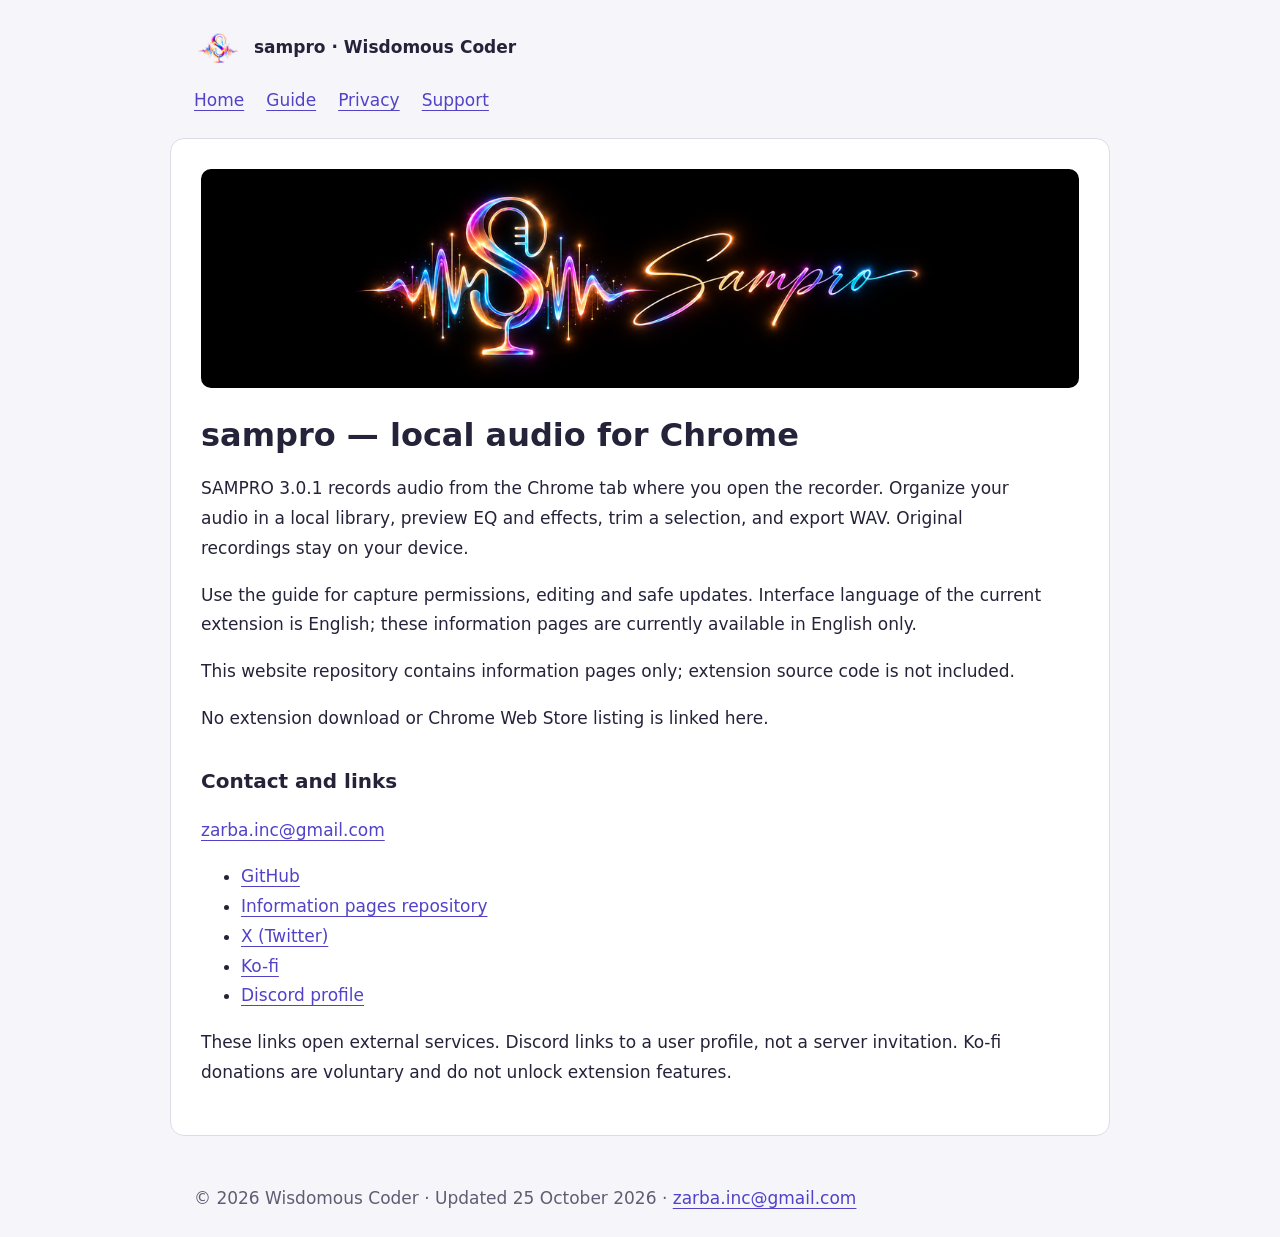
<file: index.html>
<!doctype html><html lang="en" dir="ltr"><head><meta charset="utf-8"><meta name="viewport" content="width=device-width,initial-scale=1"><title>sampro — local audio for Chrome · sampro</title><link rel="stylesheet" href="draft-pages.css"><link rel="icon" href="assets/favicon.ico" sizes="any"><link rel="icon" type="image/png" sizes="32x32" href="assets/favicon-32.png"><link rel="apple-touch-icon" sizes="180x180" href="assets/apple-touch-icon.png"><meta property="og:image" content="https://efficient-tax-hider.github.io/sampro-pages/assets/sampro-open-graph.webp"><meta property="og:image:width" content="1200"><meta property="og:image:height" content="630"><meta property="og:image:alt" content="sampro audio recording and editing"><meta name="twitter:card" content="summary_large_image"></head><body><header><div class="site-brand"><img src="assets/sampro-symbol-48.png" width="48" height="48" alt=""><strong>sampro · Wisdomous Coder</strong></div><nav aria-label="Navigation"><a href="index.html">Home</a><a href="guide-en.html">Guide</a><a href="privacy-en.html">Privacy</a><a href="support-en.html">Support</a></nav></header><main><div class="brand-hero"><img src="assets/sampro-header.webp" width="1200" height="300" alt="sampro"></div><h1>sampro — local audio for Chrome</h1><p>SAMPRO 3.0.1 records audio from the Chrome tab where you open the recorder. Organize your audio in a local library, preview EQ and effects, trim a selection, and export WAV. Original recordings stay on your device.</p><p>Use the guide for capture permissions, editing and safe updates. Interface language of the current extension is English; these information pages are currently available in English only.</p><p>This website repository contains information pages only; extension source code is not included.</p><p>No extension download or Chrome Web Store listing is linked here.</p><section><h2>Contact and links</h2><p><a href="mailto:zarba.inc@gmail.com">zarba.inc@gmail.com</a></p><ul><li><a href="https://github.com/Efficient-Tax-Hider" dir="ltr">GitHub</a></li><li><a href="https://github.com/Efficient-Tax-Hider/sampro-pages" dir="ltr">Information pages repository</a></li><li><a href="https://x.com/WisdomousCoder" dir="ltr">X (Twitter)</a></li><li><a href="https://ko-fi.com/willcodeforcoffee" dir="ltr">Ko-fi</a></li><li><a href="https://discord.com/users/274907418331185152" dir="ltr">Discord profile</a></li></ul><p>These links open external services. Discord links to a user profile, not a server invitation. Ko-fi donations are voluntary and do not unlock extension features.</p></section></main><footer>© 2026 Wisdomous Coder · Updated 25 October 2026 · <a href="mailto:zarba.inc@gmail.com">zarba.inc@gmail.com</a></footer></body></html>
</file>
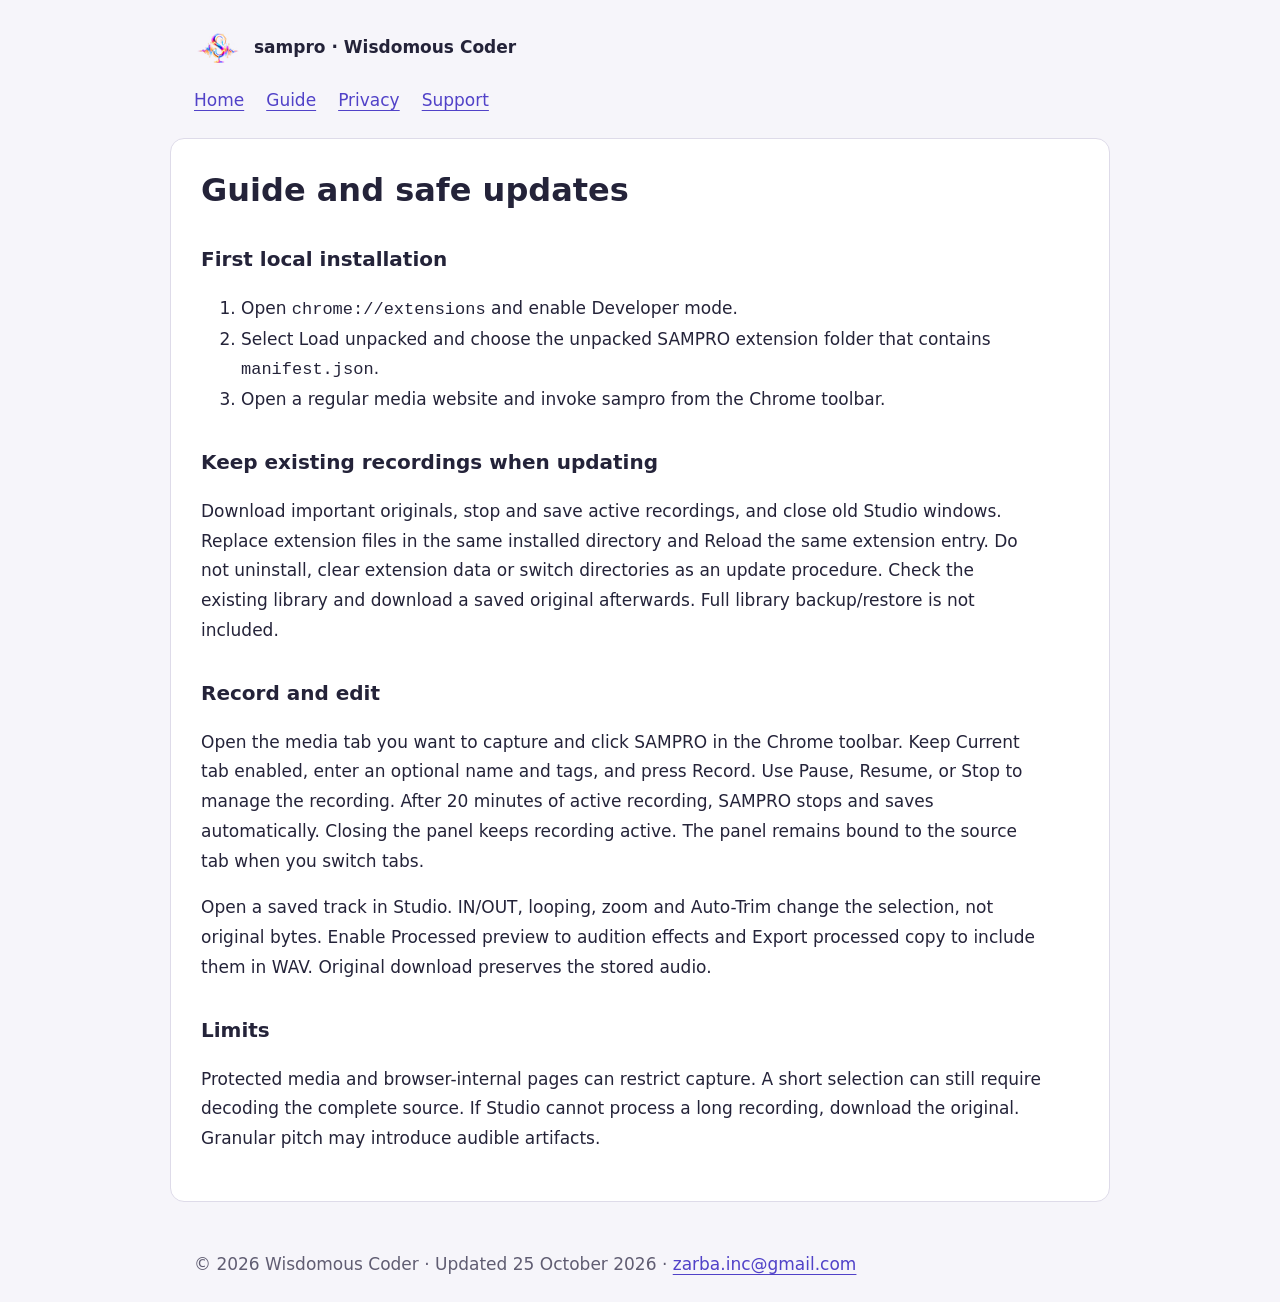
<file: guide-en.html>
<!doctype html><html lang="en" dir="ltr"><head><meta charset="utf-8"><meta name="viewport" content="width=device-width,initial-scale=1"><title>Guide and safe updates · sampro</title><link rel="stylesheet" href="draft-pages.css"><link rel="icon" href="assets/favicon.ico" sizes="any"><link rel="icon" type="image/png" sizes="32x32" href="assets/favicon-32.png"><link rel="apple-touch-icon" sizes="180x180" href="assets/apple-touch-icon.png"><meta property="og:image" content="https://efficient-tax-hider.github.io/sampro-pages/assets/sampro-open-graph.webp"><meta property="og:image:width" content="1200"><meta property="og:image:height" content="630"><meta property="og:image:alt" content="sampro audio recording and editing"><meta name="twitter:card" content="summary_large_image"></head><body><header><div class="site-brand"><img src="assets/sampro-symbol-48.png" width="48" height="48" alt=""><strong>sampro · Wisdomous Coder</strong></div><nav aria-label="Navigation"><a href="index.html">Home</a><a href="guide-en.html">Guide</a><a href="privacy-en.html">Privacy</a><a href="support-en.html">Support</a></nav></header><main><h1>Guide and safe updates</h1><h2>First local installation</h2><ol><li>Open <code>chrome://extensions</code> and enable Developer mode.</li><li>Select Load unpacked and choose the unpacked SAMPRO extension folder that contains <code>manifest.json</code>.</li><li>Open a regular media website and invoke sampro from the Chrome toolbar.</li></ol><h2>Keep existing recordings when updating</h2><p>Download important originals, stop and save active recordings, and close old Studio windows. Replace extension files in the same installed directory and Reload the same extension entry. Do not uninstall, clear extension data or switch directories as an update procedure. Check the existing library and download a saved original afterwards. Full library backup/restore is not included.</p><h2>Record and edit</h2><p>Open the media tab you want to capture and click SAMPRO in the Chrome toolbar. Keep Current tab enabled, enter an optional name and tags, and press Record. Use Pause, Resume, or Stop to manage the recording. After 20 minutes of active recording, SAMPRO stops and saves automatically. Closing the panel keeps recording active. The panel remains bound to the source tab when you switch tabs.</p><p>Open a saved track in Studio. IN/OUT, looping, zoom and Auto-Trim change the selection, not original bytes. Enable Processed preview to audition effects and Export processed copy to include them in WAV. Original download preserves the stored audio.</p><h2>Limits</h2><p>Protected media and browser-internal pages can restrict capture. A short selection can still require decoding the complete source. If Studio cannot process a long recording, download the original. Granular pitch may introduce audible artifacts.</p></main><footer>© 2026 Wisdomous Coder · Updated 25 October 2026 · <a href="mailto:zarba.inc@gmail.com">zarba.inc@gmail.com</a></footer></body></html>
</file>
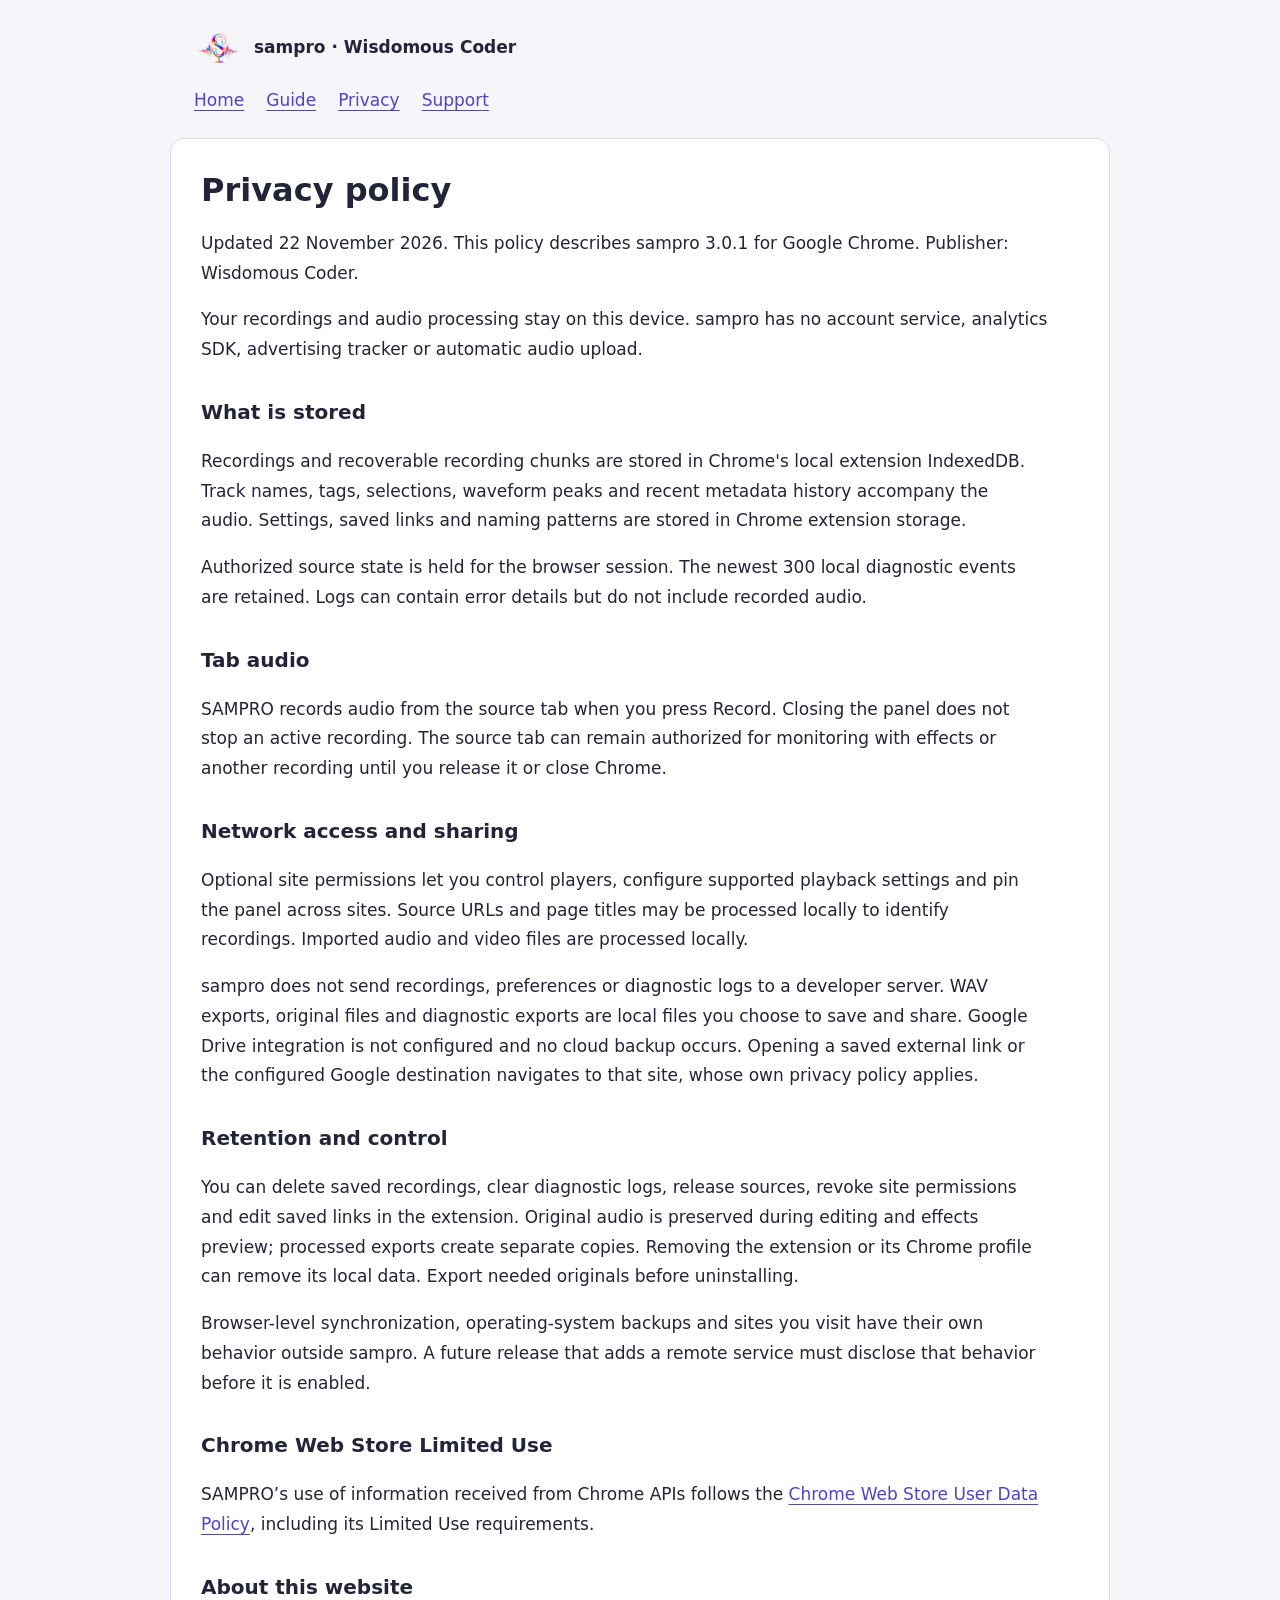
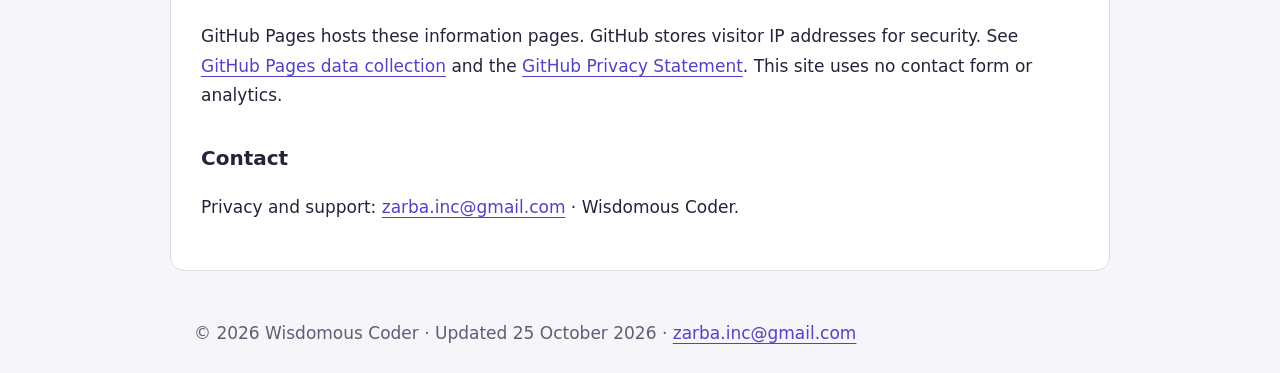
<file: privacy-en.html>
<!doctype html><html lang="en" dir="ltr"><head><meta charset="utf-8"><meta name="viewport" content="width=device-width,initial-scale=1"><title>Privacy policy · sampro</title><link rel="stylesheet" href="draft-pages.css"><link rel="icon" href="assets/favicon.ico" sizes="any"><link rel="icon" type="image/png" sizes="32x32" href="assets/favicon-32.png"><link rel="apple-touch-icon" sizes="180x180" href="assets/apple-touch-icon.png"><meta property="og:image" content="https://efficient-tax-hider.github.io/sampro-pages/assets/sampro-open-graph.webp"><meta property="og:image:width" content="1200"><meta property="og:image:height" content="630"><meta property="og:image:alt" content="sampro audio recording and editing"><meta name="twitter:card" content="summary_large_image"></head><body><header><div class="site-brand"><img src="assets/sampro-symbol-48.png" width="48" height="48" alt=""><strong>sampro · Wisdomous Coder</strong></div><nav aria-label="Navigation"><a href="index.html">Home</a><a href="guide-en.html">Guide</a><a href="privacy-en.html">Privacy</a><a href="support-en.html">Support</a></nav></header><main><h1>Privacy policy</h1>
<p>Updated 22 November 2026. This policy describes sampro 3.0.1 for Google Chrome. Publisher: Wisdomous Coder.</p><div class="notice">Your recordings and audio processing stay on this device. sampro has no account service, analytics SDK, advertising tracker or automatic audio upload.</div><h2>What is stored</h2><p>Recordings and recoverable recording chunks are stored in Chrome's local extension IndexedDB. Track names, tags, selections, waveform peaks and recent metadata history accompany the audio. Settings, saved links and naming patterns are stored in Chrome extension storage.</p><p>Authorized source state is held for the browser session. The newest 300 local diagnostic events are retained. Logs can contain error details but do not include recorded audio.</p><h2>Tab audio</h2><p>SAMPRO records audio from the source tab when you press Record. Closing the panel does not stop an active recording. The source tab can remain authorized for monitoring with effects or another recording until you release it or close Chrome.</p><h2>Network access and sharing</h2><p>Optional site permissions let you control players, configure supported playback settings and pin the panel across sites. Source URLs and page titles may be processed locally to identify recordings. Imported audio and video files are processed locally.</p><p>sampro does not send recordings, preferences or diagnostic logs to a developer server. WAV exports, original files and diagnostic exports are local files you choose to save and share. Google Drive integration is not configured and no cloud backup occurs. Opening a saved external link or the configured Google destination navigates to that site, whose own privacy policy applies.</p><h2>Retention and control</h2><p>You can delete saved recordings, clear diagnostic logs, release sources, revoke site permissions and edit saved links in the extension. Original audio is preserved during editing and effects preview; processed exports create separate copies. Removing the extension or its Chrome profile can remove its local data. Export needed originals before uninstalling.</p><p>Browser-level synchronization, operating-system backups and sites you visit have their own behavior outside sampro. A future release that adds a remote service must disclose that behavior before it is enabled.</p><h2>Chrome Web Store Limited Use</h2><p>SAMPRO’s use of information received from Chrome APIs follows the <a href="https://developer.chrome.com/docs/webstore/program-policies/user-data/">Chrome Web Store User Data Policy</a>, including its Limited Use requirements.</p><h2>About this website</h2><p>GitHub Pages hosts these information pages. GitHub stores visitor IP addresses for security. See <a href="https://docs.github.com/en/pages/getting-started-with-github-pages/what-is-github-pages#data-collection">GitHub Pages data collection</a> and the <a href="https://docs.github.com/en/site-policy/privacy-policies/github-general-privacy-statement">GitHub Privacy Statement</a>. This site uses no contact form or analytics.</p><h2>Contact</h2><p>Privacy and support: <a href="mailto:zarba.inc@gmail.com">zarba.inc@gmail.com</a> · Wisdomous Coder.</p>
</main><footer>© 2026 Wisdomous Coder · Updated 25 October 2026 · <a href="mailto:zarba.inc@gmail.com">zarba.inc@gmail.com</a></footer></body></html>
</file>
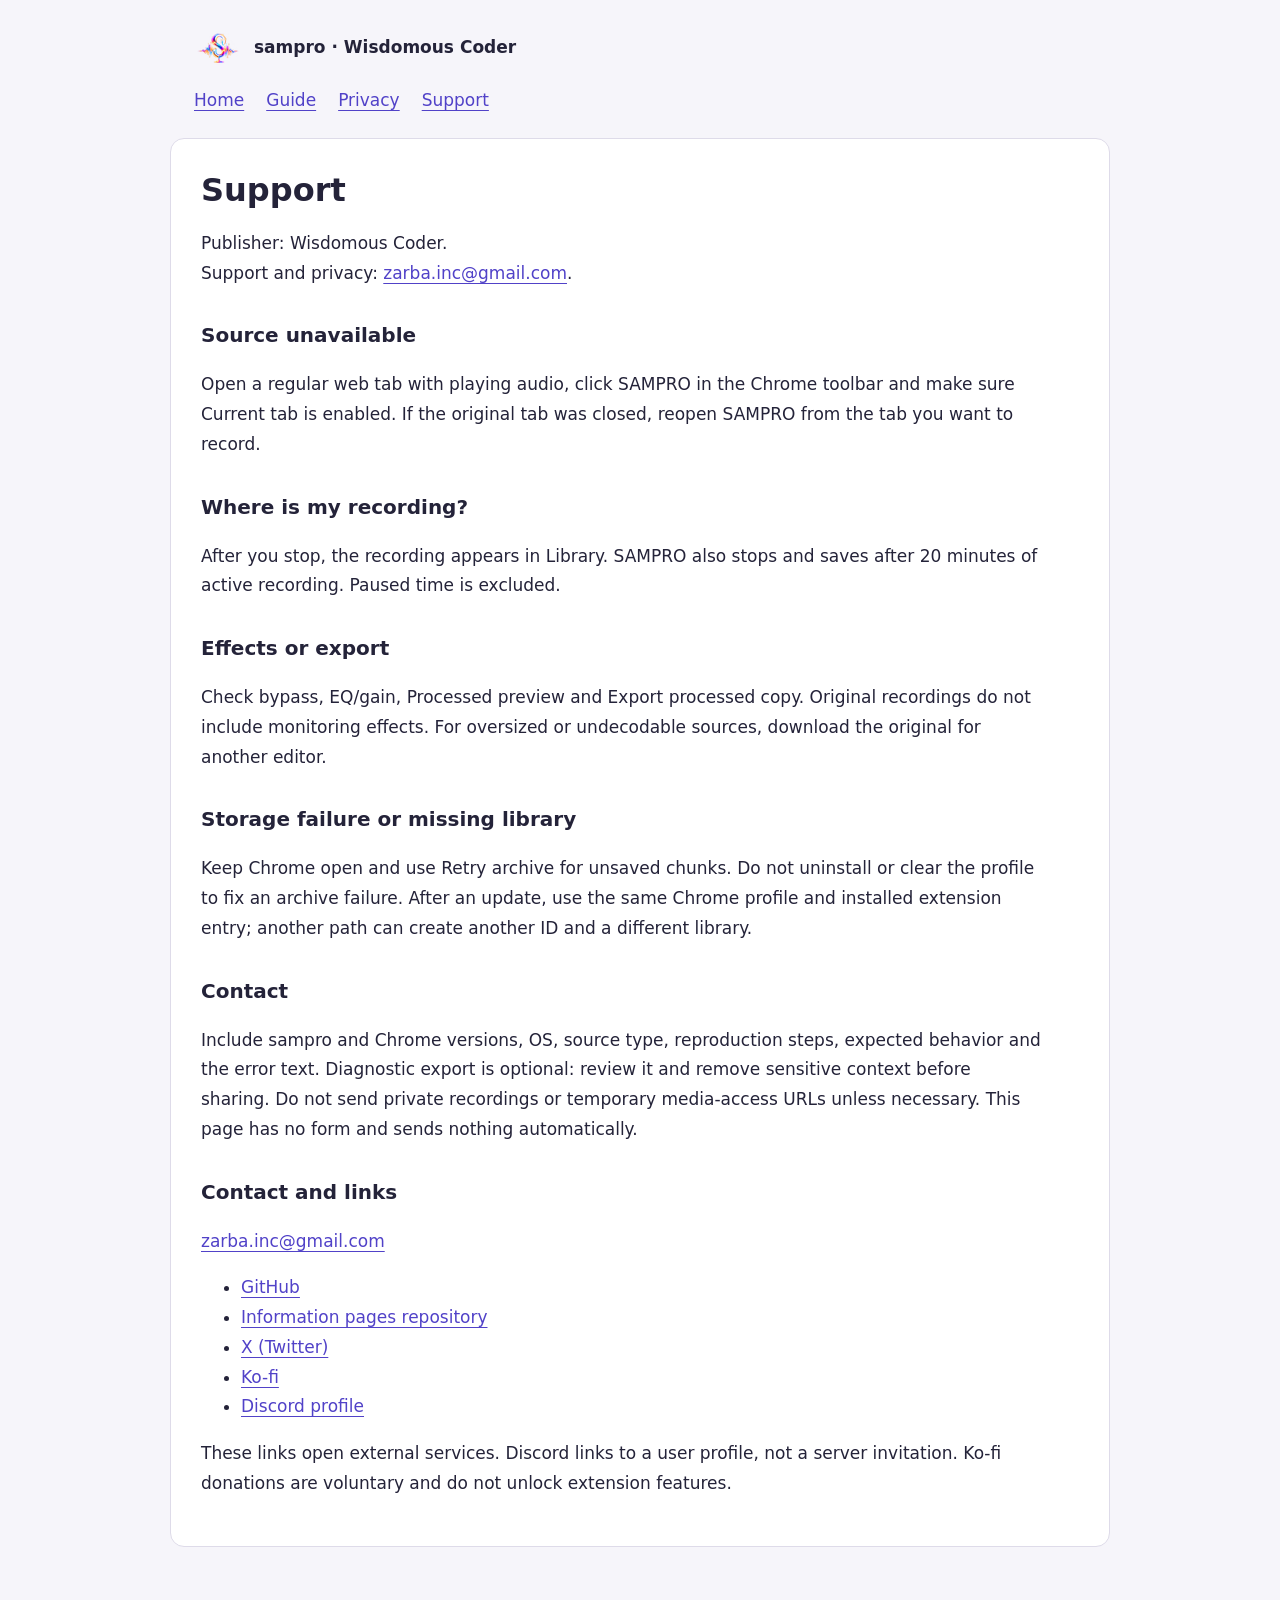
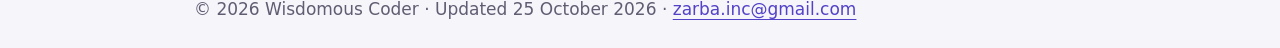
<file: support-en.html>
<!doctype html><html lang="en" dir="ltr"><head><meta charset="utf-8"><meta name="viewport" content="width=device-width,initial-scale=1"><title>Support · sampro</title><link rel="stylesheet" href="draft-pages.css"><link rel="icon" href="assets/favicon.ico" sizes="any"><link rel="icon" type="image/png" sizes="32x32" href="assets/favicon-32.png"><link rel="apple-touch-icon" sizes="180x180" href="assets/apple-touch-icon.png"><meta property="og:image" content="https://efficient-tax-hider.github.io/sampro-pages/assets/sampro-open-graph.webp"><meta property="og:image:width" content="1200"><meta property="og:image:height" content="630"><meta property="og:image:alt" content="sampro audio recording and editing"><meta name="twitter:card" content="summary_large_image"></head><body><header><div class="site-brand"><img src="assets/sampro-symbol-48.png" width="48" height="48" alt=""><strong>sampro · Wisdomous Coder</strong></div><nav aria-label="Navigation"><a href="index.html">Home</a><a href="guide-en.html">Guide</a><a href="privacy-en.html">Privacy</a><a href="support-en.html">Support</a></nav></header><main><h1>Support</h1><p>Publisher: Wisdomous Coder.<br>Support and privacy: <a href="mailto:zarba.inc@gmail.com">zarba.inc@gmail.com</a>.</p><h2>Source unavailable</h2><p>Open a regular web tab with playing audio, click SAMPRO in the Chrome toolbar and make sure Current tab is enabled. If the original tab was closed, reopen SAMPRO from the tab you want to record.</p><h2>Where is my recording?</h2><p>After you stop, the recording appears in Library. SAMPRO also stops and saves after 20 minutes of active recording. Paused time is excluded.</p><h2>Effects or export</h2><p>Check bypass, EQ/gain, Processed preview and Export processed copy. Original recordings do not include monitoring effects. For oversized or undecodable sources, download the original for another editor.</p><h2>Storage failure or missing library</h2><p>Keep Chrome open and use Retry archive for unsaved chunks. Do not uninstall or clear the profile to fix an archive failure. After an update, use the same Chrome profile and installed extension entry; another path can create another ID and a different library.</p><h2>Contact</h2><p>Include sampro and Chrome versions, OS, source type, reproduction steps, expected behavior and the error text. Diagnostic export is optional: review it and remove sensitive context before sharing. Do not send private recordings or temporary media-access URLs unless necessary. This page has no form and sends nothing automatically.</p><section><h2>Contact and links</h2><p><a href="mailto:zarba.inc@gmail.com">zarba.inc@gmail.com</a></p><ul><li><a href="https://github.com/Efficient-Tax-Hider" dir="ltr">GitHub</a></li><li><a href="https://github.com/Efficient-Tax-Hider/sampro-pages" dir="ltr">Information pages repository</a></li><li><a href="https://x.com/WisdomousCoder" dir="ltr">X (Twitter)</a></li><li><a href="https://ko-fi.com/willcodeforcoffee" dir="ltr">Ko-fi</a></li><li><a href="https://discord.com/users/274907418331185152" dir="ltr">Discord profile</a></li></ul><p>These links open external services. Discord links to a user profile, not a server invitation. Ko-fi donations are voluntary and do not unlock extension features.</p></section></main><footer>© 2026 Wisdomous Coder · Updated 25 October 2026 · <a href="mailto:zarba.inc@gmail.com">zarba.inc@gmail.com</a></footer></body></html>
</file>
<file: draft-pages.css>
:root{color-scheme:light;--ink:#242339;--muted:#605d72;--accent:#5142c8;--line:#dedbe9}
*{box-sizing:border-box}body{margin:0;background:#f6f5fa;color:var(--ink);font:17px/1.75 system-ui,"Segoe UI",Arial,sans-serif}header,main,footer{max-width:940px;margin:auto;padding:24px}header{padding-bottom:12px}main{background:#fff;border:1px solid var(--line);border-radius:14px;padding:30px;margin:10px auto 24px}nav{display:flex;flex-wrap:wrap;gap:10px 22px}a{color:var(--accent);text-underline-offset:4px}a:focus-visible{outline:3px solid var(--accent);outline-offset:4px}h1{font-size:2rem;line-height:1.35;margin:0 0 12px}h2{font-size:1.25rem;margin-top:30px}h3{font-size:1.05rem}p,li{max-width:78ch}.draft{border-inline-start:5px solid #b17915;background:#fff5d9;padding:14px 18px;margin:18px 0}.field{background:#f2effe;border-radius:4px;padding:2px 6px;overflow-wrap:anywhere}small,footer{color:var(--muted)}.grid{display:grid;grid-template-columns:repeat(auto-fit,minmax(230px,1fr));gap:16px}.card{border:1px solid var(--line);border-radius:10px;padding:18px}.card h2{margin-top:0}code{overflow-wrap:anywhere}table{border-collapse:collapse;width:100%}td,th{border:1px solid var(--line);padding:10px;text-align:start;vertical-align:top}@media(max-width:640px){main{margin:8px 12px;padding:20px}header,footer{padding:20px}h1{font-size:1.6rem}}@media print{body{background:white}main{border:0}nav{display:none}}

p,li,a{overflow-wrap:anywhere}

/* Supplied raster brand assets; no external image hosts or fonts. */
.site-brand{display:flex;align-items:center;gap:12px;margin-bottom:14px}.site-brand img{object-fit:contain;flex:none}.brand-hero{background:#000;border-radius:10px;overflow:hidden;margin-bottom:26px}.brand-hero img{display:block;width:100%;height:auto}@media(max-width:640px){.site-brand{gap:9px}.site-brand strong{font-size:16px}}
</file>
